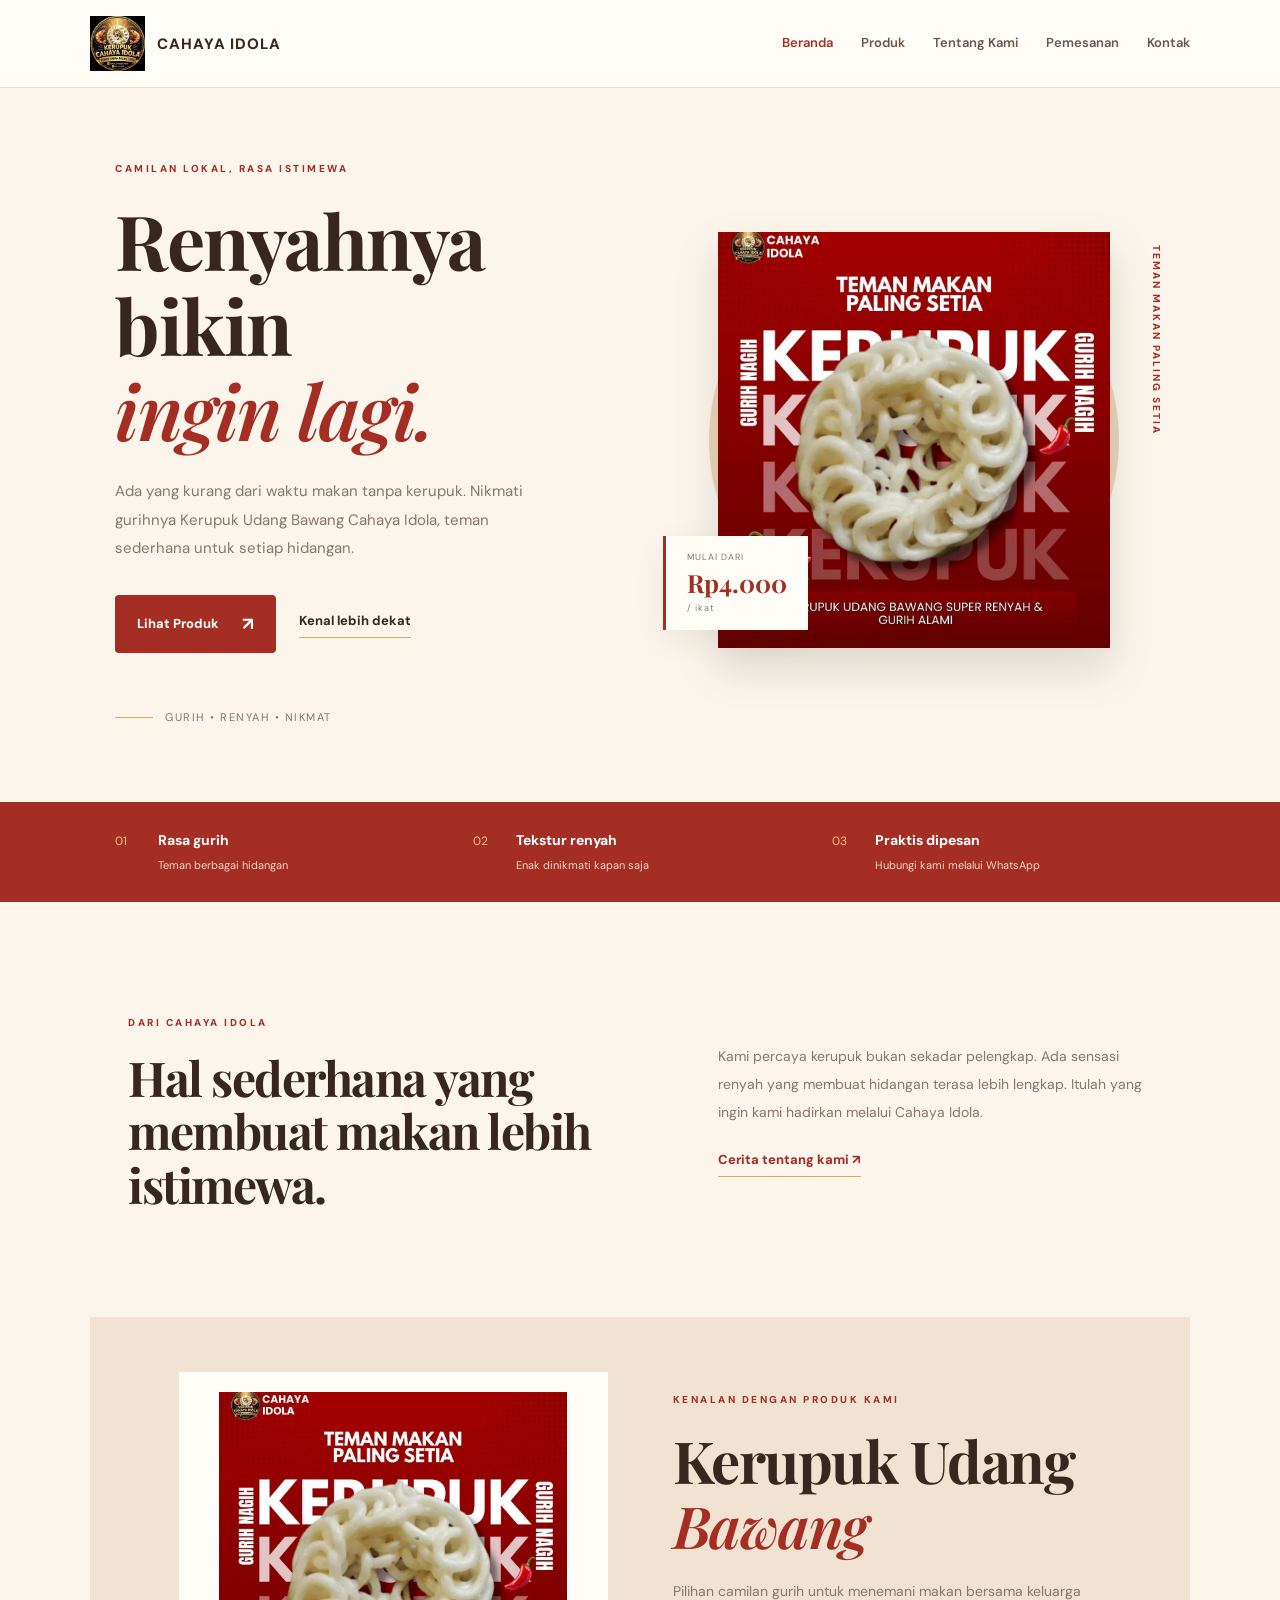
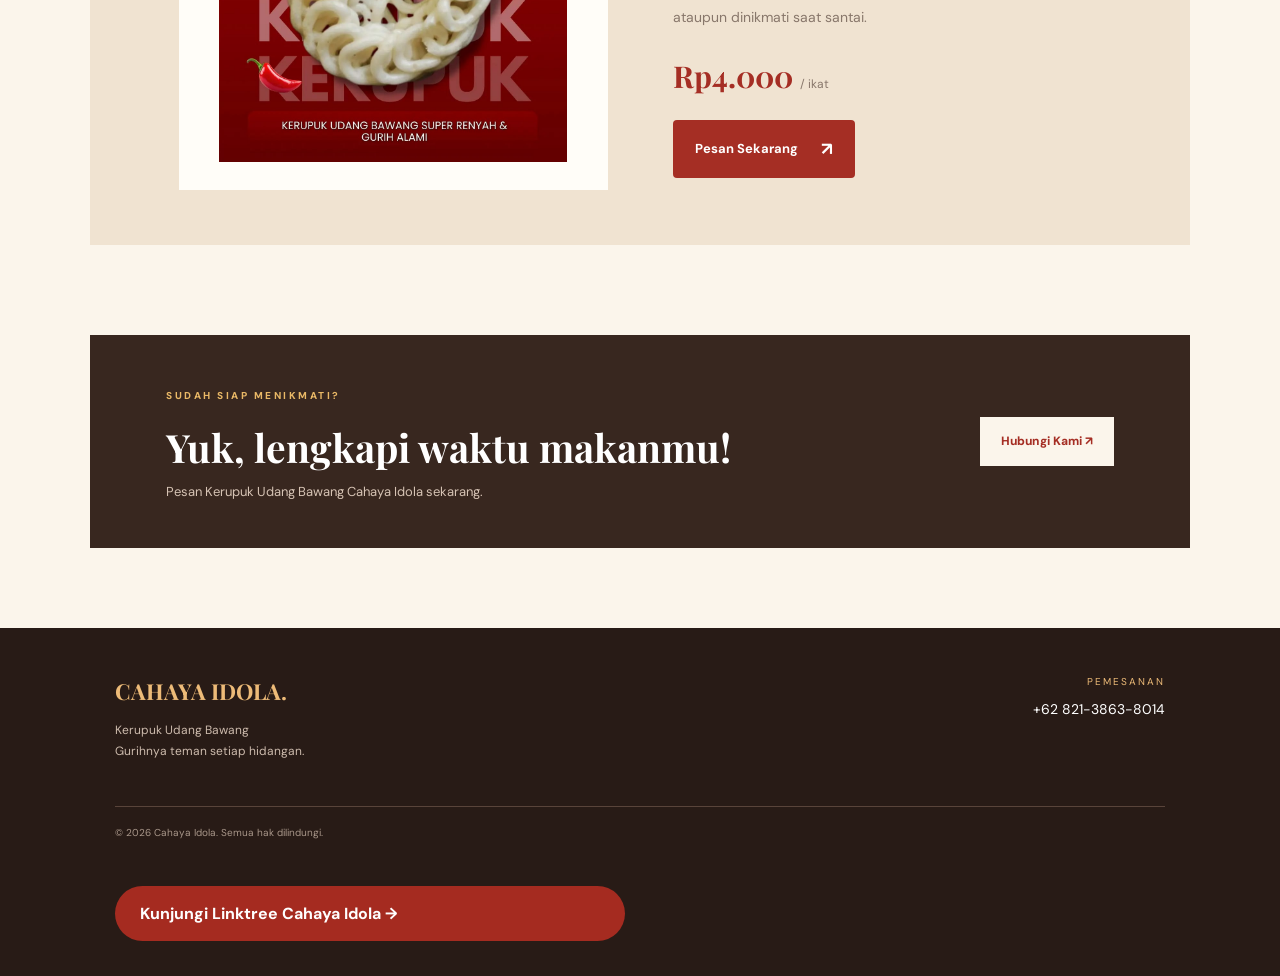
<file: index.html>
<!DOCTYPE html>
<html lang="id">
<head>
  <meta charset="UTF-8">
  <meta name="viewport" content="width=device-width, initial-scale=1.0">
  <title>Cahaya Idola | Kerupuk Udang Bawang</title>
  <link rel="stylesheet" href="style.css">
</head>
<body>

<header class="navbar">
 <a href="index.html" class="brand">
    <img src="logo-cahaya-idola.png.jpeg" alt="Logo Cahaya Idola">
    <span>CAHAYA IDOLA</span>
</a>

  <nav>
    <a class="active" href="index.html">Beranda</a>
    <a href="produk.html">Produk</a>
    <a href="tentang.html">Tentang Kami</a>
    <a href="pemesanan.html">Pemesanan</a>
    <a href="kontak.html">Kontak</a>
  </nav>
</header>

<main>

  <section class="home-hero">
    <div class="hero-copy">
      <span class="eyebrow">CAMILAN LOKAL, RASA ISTIMEWA</span>
      <h1>Renyahnya bikin<br><em>ingin lagi.</em></h1>

      <p class="hero-description">
        Ada yang kurang dari waktu makan tanpa kerupuk.
        Nikmati gurihnya Kerupuk Udang Bawang Cahaya Idola,
        teman sederhana untuk setiap hidangan.
      </p>

      <div class="hero-actions">
        <a href="produk.html" class="btn-primary">Lihat Produk <span>↗</span></a>
        <a href="tentang.html" class="btn-text">Kenal lebih dekat</a>
      </div>

      <div class="hero-note">
        <span class="note-line"></span>
        Gurih • Renyah • Nikmat
      </div>
    </div>

    <div class="hero-visual">
      <div class="visual-circle"></div>
      <span class="visual-caption">TEMAN MAKAN PALING SETIA</span>
      <img src="foto-kerupuk.jpg.jpeg"
           alt="Kerupuk Udang Bawang Cahaya Idola"
           class="hero-product">
      <div class="price-tag">
        <small>MULAI DARI</small>
        <strong>Rp4.000</strong>
        <small>/ ikat</small>
      </div>
    </div>
  </section>

  <section class="feature-strip">
    <div><span>01</span><strong>Rasa gurih</strong><small>Teman berbagai hidangan</small></div>
    <div><span>02</span><strong>Tekstur renyah</strong><small>Enak dinikmati kapan saja</small></div>
    <div><span>03</span><strong>Praktis dipesan</strong><small>Hubungi kami melalui WhatsApp</small></div>
  </section>

  <section class="intro-section">
    <div class="section-heading">
      <span class="eyebrow">DARI CAHAYA IDOLA</span>
      <h2>Hal sederhana yang<br>membuat makan lebih istimewa.</h2>
    </div>
    <div class="intro-copy">
      <p>
        Kami percaya kerupuk bukan sekadar pelengkap.
        Ada sensasi renyah yang membuat hidangan terasa lebih lengkap.
        Itulah yang ingin kami hadirkan melalui Cahaya Idola.
      </p>
      <a href="tentang.html" class="underlined-link">Cerita tentang kami ↗</a>
    </div>
  </section>

  <section class="product-highlight">
    <div class="product-photo">
      <img src="foto-kerupuk.jpg.jpeg" alt="Kerupuk Udang Bawang Cahaya Idola">
    </div>

    <div class="product-info">
      <span class="eyebrow">KENALAN DENGAN PRODUK KAMI</span>
      <h2>Kerupuk Udang<br><em>Bawang</em></h2>
      <p>
        Pilihan camilan gurih untuk menemani makan bersama keluarga
        ataupun dinikmati saat santai.
      </p>
      <div class="product-price">Rp4.000 <small>/ ikat</small></div>
      <a href="pemesanan.html" class="btn-primary">Pesan Sekarang <span>↗</span></a>
    </div>
  </section>

  <section class="closing-banner">
    <div>
      <span class="eyebrow">SUDAH SIAP MENIKMATI?</span>
      <h2>Yuk, lengkapi waktu makanmu!</h2>
      <p>Pesan Kerupuk Udang Bawang Cahaya Idola sekarang.</p>
    </div>
    <a href="https://wa.me/6282138638014" class="btn-light">Hubungi Kami ↗</a>
  </section>

</main>

<footer class="site-footer">
  <div class="footer-brand">
    <strong>CAHAYA IDOLA.</strong>
    <p>Kerupuk Udang Bawang<br>Gurihnya teman setiap hidangan.</p>
  </div>
  <div class="footer-contact">
    <small>PEMESANAN</small>
    <a href="https://wa.me/6282138638014">+62 821-3863-8014</a>
  </div>
  <p class="copyright">© 2026 Cahaya Idola. Semua hak dilindungi.</p>
  <a href="https://linktr.ee/chy.idola"
   target="_blank"
   class="btn-linktree">
   Kunjungi Linktree Cahaya Idola →
</a>
</footer>

</body>
</html>
</file>
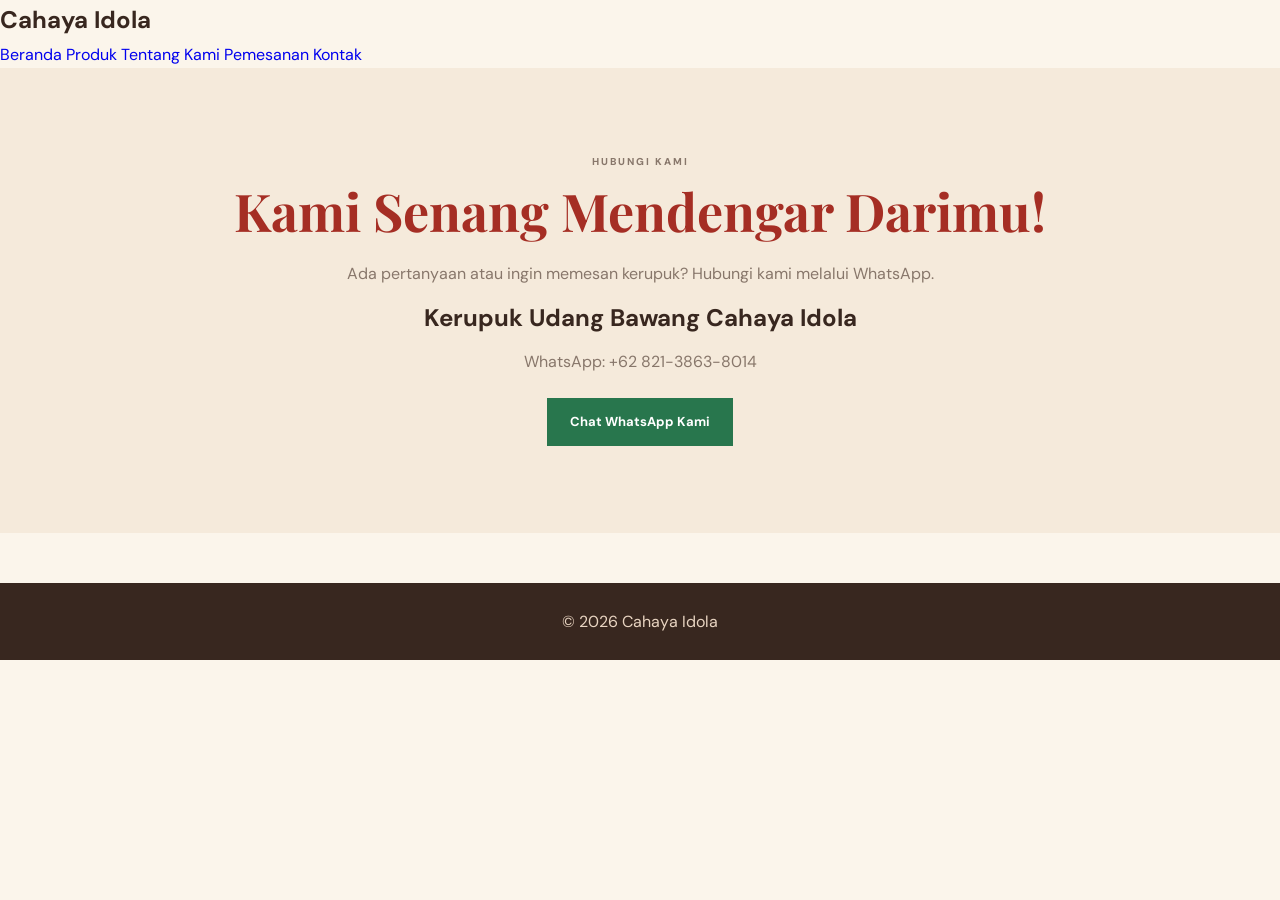
<file: kontak.html>
<!DOCTYPE html>
<html lang="id">
<head>
  <meta charset="UTF-8">
  <meta name="viewport" content="width=device-width, initial-scale=1.0">
  <title>Kontak - Cahaya Idola</title>
  <link rel="stylesheet" href="style.css">
</head>
<body>

<header>
  <h2>Cahaya Idola</h2>
  <nav>
    <a href="index.html">Beranda</a>
    <a href="produk.html">Produk</a>
    <a href="tentang.html">Tentang Kami</a>
    <a href="pemesanan.html">Pemesanan</a>
    <a href="kontak.html">Kontak</a>
  </nav>
</header>

<section class="hero">
  <p class="label">HUBUNGI KAMI</p>
  <h1>Kami Senang Mendengar Darimu!</h1>
  <p>Ada pertanyaan atau ingin memesan kerupuk? Hubungi kami melalui WhatsApp.</p>

  <h2>Kerupuk Udang Bawang Cahaya Idola</h2>
  <p>WhatsApp: +62 821-3863-8014</p>

  <a class="tombol wa"
     href="https://wa.me/6282138638014">
     Chat WhatsApp Kami
  </a>
</section>

<footer>
  <p>© 2026 Cahaya Idola</p>
</footer>

</body>
</html>
</file>
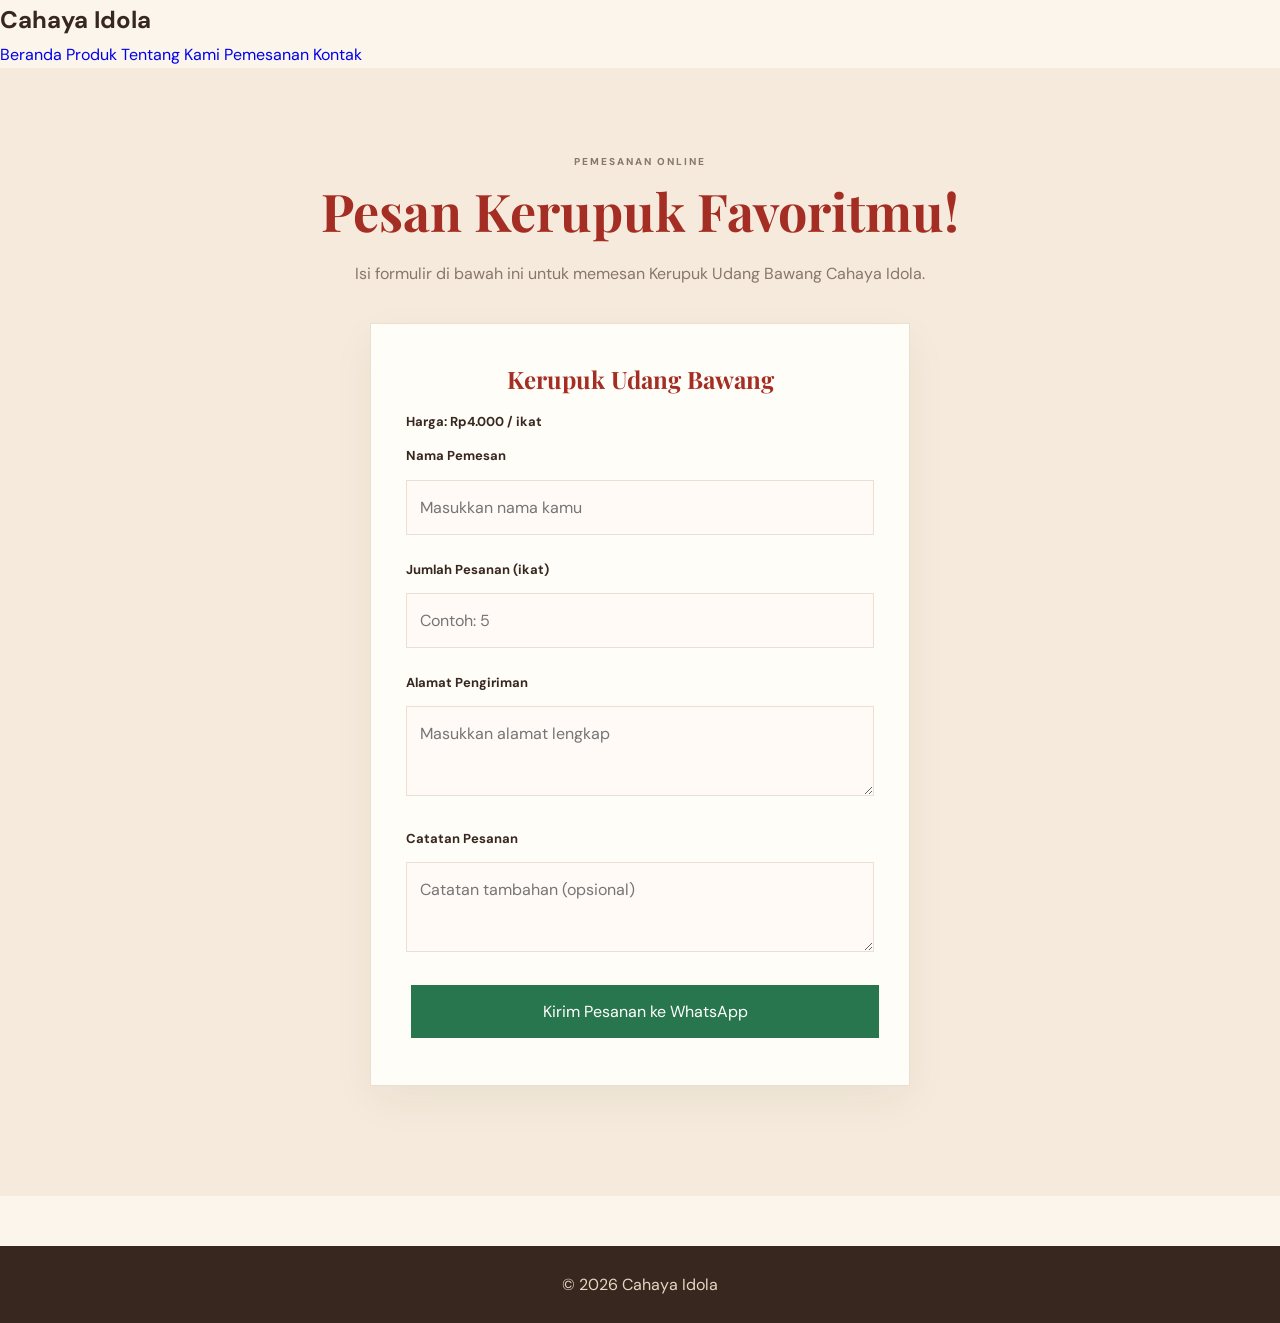
<file: pemesanan.html>
<!DOCTYPE html>
<html lang="id">
<head>
  <meta charset="UTF-8">
  <meta name="viewport" content="width=device-width, initial-scale=1.0">
  <title>Pemesanan - Cahaya Idola</title>
  <link rel="stylesheet" href="style.css">
</head>
<body>

<header>
  <h2>Cahaya Idola</h2>
  <nav>
    <a href="index.html">Beranda</a>
    <a href="produk.html">Produk</a>
    <a href="tentang.html">Tentang Kami</a>
    <a href="pemesanan.html">Pemesanan</a>
    <a href="kontak.html">Kontak</a>
  </nav>
</header>

<section class="hero">
  <p class="label">PEMESANAN ONLINE</p>
  <h1>Pesan Kerupuk Favoritmu!</h1>
  <p>Isi formulir di bawah ini untuk memesan Kerupuk Udang Bawang Cahaya Idola.</p>

  <div class="kartu-pesan">
    <h2>Kerupuk Udang Bawang</h2>
    <p>Harga: Rp4.000 / ikat</p>

    <form id="formPesanan">
      <p>Nama Pemesan</p>
      <input type="text" id="nama" placeholder="Masukkan nama kamu" required>

      <p>Jumlah Pesanan (ikat)</p>
      <input type="number" id="jumlah" min="1" placeholder="Contoh: 5" required>

      <p>Alamat Pengiriman</p>
      <textarea id="alamat" placeholder="Masukkan alamat lengkap" required></textarea>

      <p>Catatan Pesanan</p>
      <textarea id="catatan" placeholder="Catatan tambahan (opsional)"></textarea>

      <button type="submit" class="tombol wa">Kirim Pesanan ke WhatsApp</button>
    </form>
  </div>
</section>

<footer>
  <p>© 2026 Cahaya Idola</p>
</footer>

<script>
document.getElementById("formPesanan").addEventListener("submit", function(e) {
  e.preventDefault();

  const nama = document.getElementById("nama").value;
  const jumlah = Number(document.getElementById("jumlah").value);
  const alamat = document.getElementById("alamat").value;
  const catatan = document.getElementById("catatan").value;
  const total = jumlah * 4000;

  const pesan = `Halo Cahaya Idola, saya ingin memesan:

Nama: ${nama}
Produk: Kerupuk Udang Bawang
Jumlah: ${jumlah} ikat
Total: Rp${total.toLocaleString("id-ID")}
Alamat: ${alamat}
Catatan: ${catatan}`;

  window.open("https://wa.me/6282138638014?text=" + encodeURIComponent(pesan), "_blank");
});
</script>

</body>
</html>
</file>
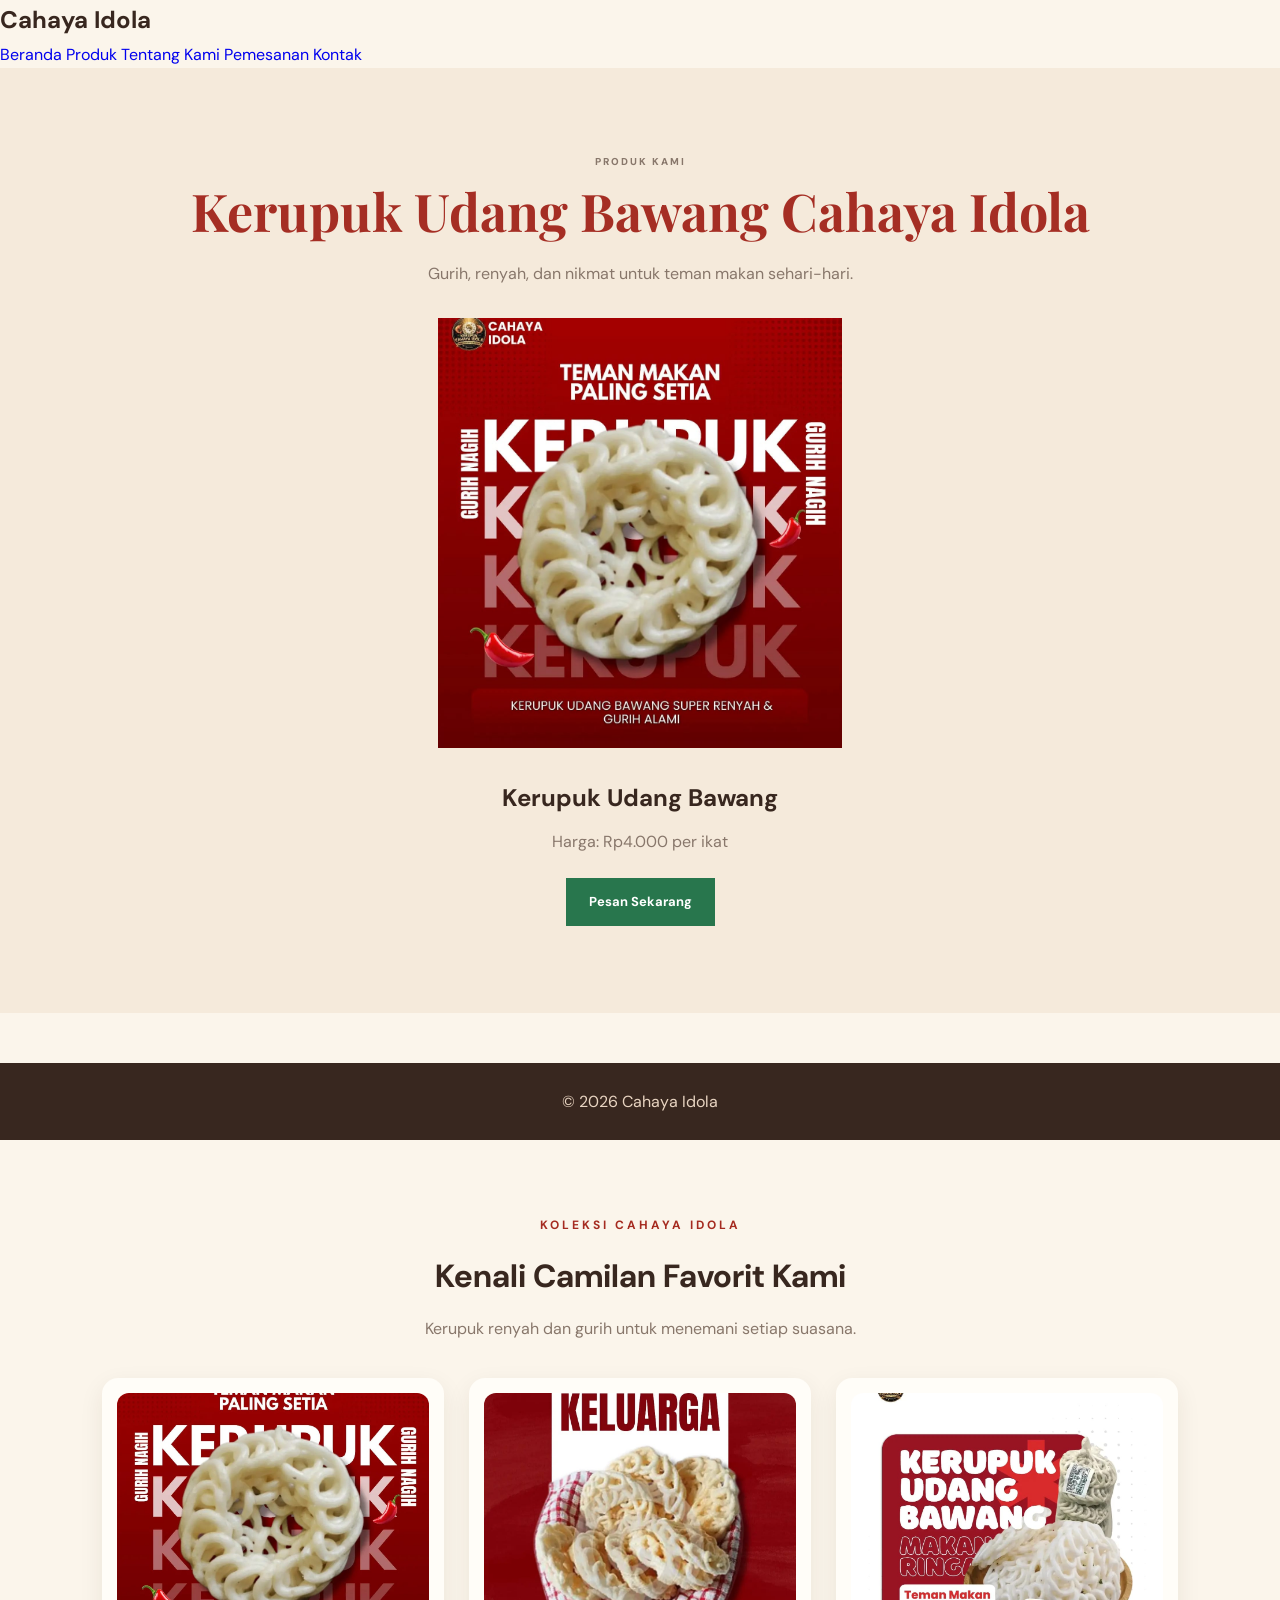
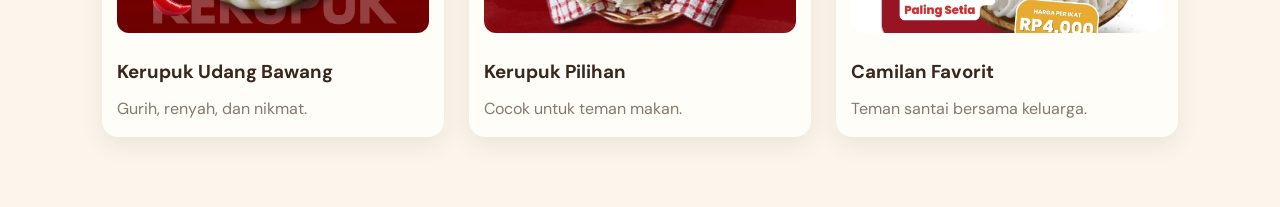
<file: produk.html>
<!DOCTYPE html>
<html lang="id">
<head>
  <meta charset="UTF-8">
  <meta name="viewport" content="width=device-width, initial-scale=1.0">
  <title>Produk - Cahaya Idola</title>
  <link rel="stylesheet" href="style.css">
</head>
<body>

<header>
  <h2>Cahaya Idola</h2>
  <nav>
   <a href="index.html">Beranda</a>
<a href="produk.html">Produk</a>
<a href="tentang.html">Tentang Kami</a>
<a href="pemesanan.html">Pemesanan</a>
<a href="kontak.html">Kontak</a>
  </nav>
</header>

<section class="hero">
  <p class="label">PRODUK KAMI</p>
  <h1>Kerupuk Udang Bawang Cahaya Idola</h1>
  <p>Gurih, renyah, dan nikmat untuk teman makan sehari-hari.</p>

  <img src="foto-kerupuk.jpg.jpeg"
     alt="Kerupuk Udang Bawang Cahaya Idola"
     class="foto-produk">

  <h2>Kerupuk Udang Bawang</h2>
  <p>Harga: Rp4.000 per ikat</p>

  <a class="tombol wa"
     href="https://wa.me/6282138638014">
     Pesan Sekarang
  </a>
</section>

<footer>
  <p>© 2026 Cahaya Idola</p>
</footer>

<section class="galeri-produk">
    <div class="galeri-heading">
        <span>KOLEKSI CAHAYA IDOLA</span>
        <h2>Kenali Camilan Favorit Kami</h2>
        <p>Kerupuk renyah dan gurih untuk menemani setiap suasana.</p>
    </div>

    <div class="galeri-grid">

        <div class="galeri-card">
            <img src="foto-kerupuk.jpg.jpeg" alt="Kerupuk Cahaya Idola">
            <h3>Kerupuk Udang Bawang</h3>
            <p>Gurih, renyah, dan nikmat.</p>
        </div>

        <div class="galeri-card">
            <img src="foto-kerupuk.jpg.1.jpeg" alt="Kerupuk Cahaya Idola">
            <h3>Kerupuk Pilihan</h3>
            <p>Cocok untuk teman makan.</p>
        </div>

        <div class="galeri-card">
            <img src="foto-kerupuk.jpg.2.jpeg" alt="Kerupuk Cahaya Idola">
            <h3>Camilan Favorit</h3>
            <p>Teman santai bersama keluarga.</p>
        </div>

    </div>
</section>
</body>
</html>
</file>
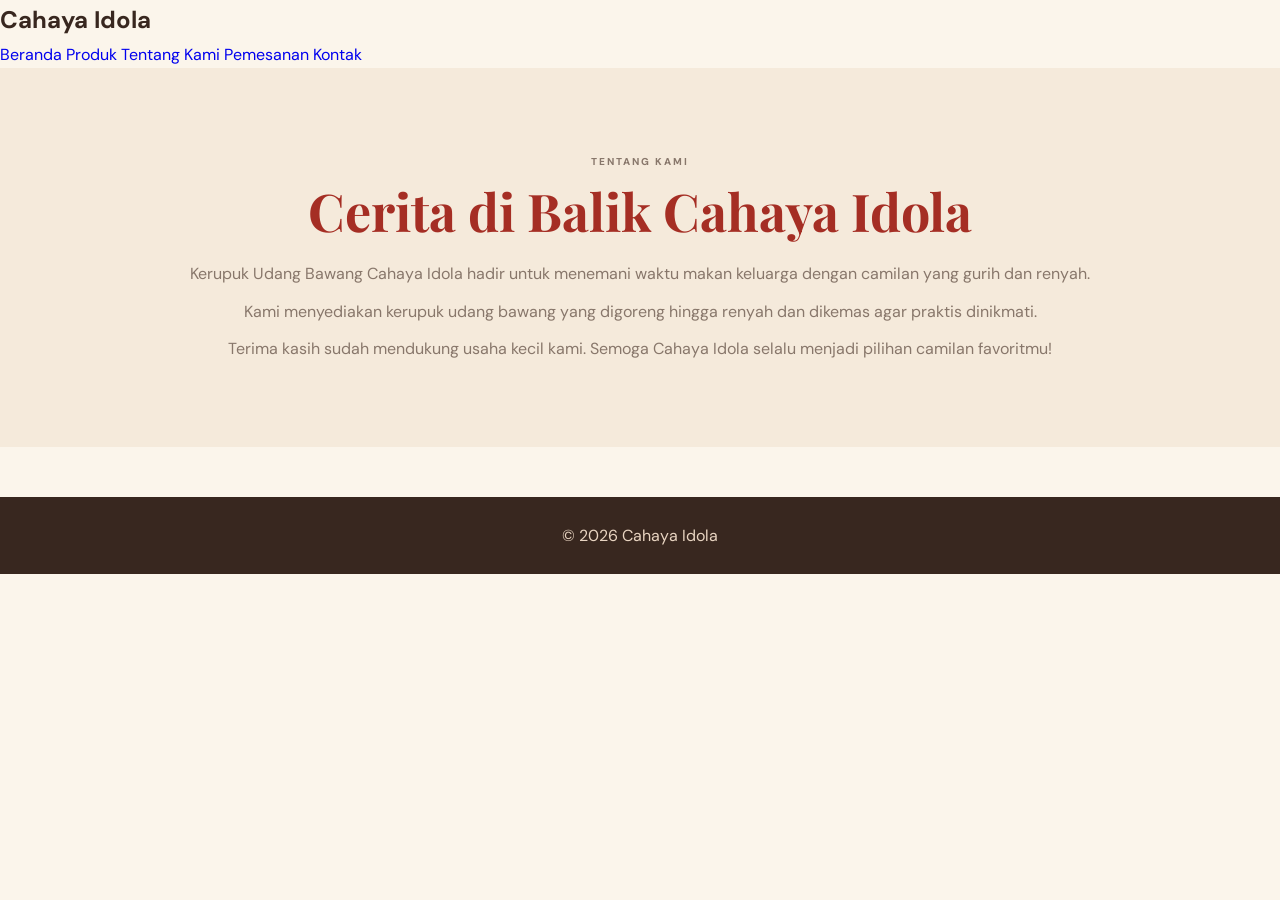
<file: tentang.html>
<!DOCTYPE html>
<html lang="id">
<head>
  <meta charset="UTF-8">
  <meta name="viewport" content="width=device-width, initial-scale=1.0">
  <title>Tentang Kami - Cahaya Idola</title>
  <link rel="stylesheet" href="style.css">
</head>
<body>

<header>
  <h2>Cahaya Idola</h2>
  <nav>
    <a href="index.html">Beranda</a>
    <a href="produk.html">Produk</a>
    <a href="tentang.html">Tentang Kami</a>
    <a href="pemesanan.html">Pemesanan</a>
    <a href="kontak.html">Kontak</a>
  </nav>
</header>

<section class="hero">
  <p class="label">TENTANG KAMI</p>
  <h1>Cerita di Balik Cahaya Idola</h1>

  <p>
    Kerupuk Udang Bawang Cahaya Idola hadir untuk menemani
    waktu makan keluarga dengan camilan yang gurih dan renyah.
  </p>

  <p>
    Kami menyediakan kerupuk udang bawang yang digoreng
    hingga renyah dan dikemas agar praktis dinikmati.
  </p>

  <p>
    Terima kasih sudah mendukung usaha kecil kami.
    Semoga Cahaya Idola selalu menjadi pilihan camilan favoritmu!
  </p>
</section>

<footer>
  <p>© 2026 Cahaya Idola</p>
</footer>

</body>
</html>
</file>
<file: style.css>
@import url('https://fonts.googleapis.com/css2?family=DM+Sans:wght@400;500;600;700;800&family=Playfair+Display:ital,wght@0,600;0,700;1,600;1,700&display=swap');

:root {
  --cream: #fbf5eb;
  --paper: #fffdf8;
  --red: #a52e24;
  --red-light: #c64e3c;
  --brown: #38271f;
  --muted: #88776b;
  --gold: #dca95e;
  --line: #eadfd1;
}

* {
  margin: 0;
  padding: 0;
  box-sizing: border-box;
}

html { scroll-behavior: smooth; }

body {
  font-family: 'DM Sans', sans-serif;
  background: var(--cream);
  color: var(--brown);
  line-height: 1.7;
}

a { text-decoration: none; }

/* NAVIGATION */

.navbar {
  min-height: 88px;
  padding: 15px 7%;
  display: flex;
  align-items: center;
  justify-content: space-between;
  gap: 25px;
  background: var(--paper);
  border-bottom: 1px solid var(--line);
  position: sticky;
  top: 0;
  z-index: 10;
}

.brand {
  display: flex;
  align-items: center;
  gap: 11px;
  color: var(--brown);
  font-weight: 800;
  font-size: 15px;
  letter-spacing: 1px;
  line-height: 1.2;
}

.brand small {
  display: block;
  font-size: 8px;
  letter-spacing: 1.5px;
  color: var(--muted);
  margin-top: 5px;
}

.brand-mark {
  display: grid;
  place-items: center;
  width: 43px;
  height: 43px;
  border-radius: 50%;
  background: var(--red);
  color: white;
  font-family: 'Playfair Display', serif;
  font-size: 17px;
}

.navbar nav {
  display: flex;
  gap: 28px;
  align-items: center;
  flex-wrap: wrap;
}

.navbar nav a {
  color: #68564b;
  font-size: 13px;
  font-weight: 600;
  transition: .25s;
}

.navbar nav a:hover,
.navbar nav a.active {
  color: var(--red);
}

/* HOME HERO */

.home-hero {
  padding: 65px 9% 75px;
  min-height: 600px;
  display: grid;
  grid-template-columns: 1fr 1fr;
  align-items: center;
  gap: 45px;
  overflow: hidden;
}

.hero-copy { max-width: 540px; }

.eyebrow {
  color: var(--red);
  font-size: 10px;
  font-weight: 800;
  letter-spacing: 2.5px;
  display: inline-block;
  margin-bottom: 20px;
}

.hero-copy h1,
.section-heading h2,
.product-info h2 {
  font-family: 'Playfair Display', serif;
  font-weight: 700;
  line-height: 1.12;
  letter-spacing: -1.5px;
}

.hero-copy h1 {
  font-size: clamp(48px, 6vw, 76px);
}

.hero-copy h1 em,
.product-info h2 em {
  color: var(--red);
  font-weight: 600;
}

.hero-description {
  max-width: 440px;
  color: var(--muted);
  font-size: 15px;
  margin-top: 25px;
  line-height: 1.9;
}

.hero-actions {
  display: flex;
  align-items: center;
  flex-wrap: wrap;
  gap: 23px;
  margin-top: 32px;
}

.btn-primary {
  display: inline-flex;
  align-items: center;
  gap: 23px;
  padding: 14px 22px;
  background: var(--red);
  color: white;
  font-size: 13px;
  font-weight: 700;
  border-radius: 4px;
  transition: .25s;
}

.btn-primary:hover {
  background: var(--brown);
  transform: translateY(-3px);
}

.btn-primary span { font-size: 18px; }

.btn-text {
  color: var(--brown);
  font-size: 13px;
  font-weight: 700;
  border-bottom: 1px solid var(--gold);
  padding-bottom: 5px;
}

.hero-note {
  display: flex;
  align-items: center;
  gap: 12px;
  color: var(--muted);
  font-size: 11px;
  letter-spacing: 1.5px;
  margin-top: 55px;
  text-transform: uppercase;
}

.note-line {
  width: 38px;
  height: 1px;
  background: var(--gold);
}

/* HERO IMAGE */

.hero-visual {
  position: relative;
  min-height: 450px;
  display: flex;
  align-items: center;
  justify-content: center;
}

.visual-circle {
  position: absolute;
  width: min(88%, 410px);
  aspect-ratio: 1;
  background: #ead4b9;
  border-radius: 50%;
}

.hero-product {
  position: relative;
  width: 78%;
  max-width: 410px;
  height: 430px;
  object-fit: contain;
  z-index: 1;
  filter: drop-shadow(0 20px 20px #38271f25);
  border-radius: 8px;
}

.visual-caption {
  position: absolute;
  top: 30px;
  right: 0;
  z-index: 2;
  color: var(--red);
  font-size: 10px;
  font-weight: 800;
  letter-spacing: 2px;
  writing-mode: vertical-rl;
}

.price-tag {
  position: absolute;
  z-index: 2;
  left: 0;
  bottom: 35px;
  background: var(--paper);
  padding: 15px 21px;
  box-shadow: 0 10px 30px #38271f12;
  border-left: 3px solid var(--red);
  display: flex;
  flex-direction: column;
  line-height: 1.5;
}

.price-tag small {
  color: var(--muted);
  font-size: 9px;
  letter-spacing: 1px;
}

.price-tag strong {
  color: var(--red);
  font-family: 'Playfair Display', serif;
  font-size: 25px;
}

/* FEATURE STRIP */

.feature-strip {
  background: var(--red);
  color: white;
  padding: 27px 9%;
  display: grid;
  grid-template-columns: repeat(3, 1fr);
  gap: 25px;
}

.feature-strip div {
  position: relative;
  padding-left: 43px;
}

.feature-strip span {
  position: absolute;
  left: 0;
  top: 2px;
  color: #edc18a;
  font-size: 12px;
}

.feature-strip strong,
.feature-strip small {
  display: block;
}

.feature-strip strong { font-size: 14px; }

.feature-strip small {
  color: #f0d6c8;
  font-size: 11px;
  margin-top: 3px;
}

/* INTRO */

.intro-section {
  padding: 105px 10%;
  display: grid;
  grid-template-columns: 1.2fr 1fr;
  gap: 70px;
  align-items: center;
}

.section-heading h2 {
  font-size: clamp(32px, 4vw, 48px);
}

.intro-copy p {
  color: var(--muted);
  font-size: 14px;
  line-height: 2;
}

.underlined-link {
  display: inline-block;
  color: var(--red);
  font-size: 13px;
  font-weight: 800;
  margin-top: 23px;
  border-bottom: 1px solid var(--gold);
  padding-bottom: 5px;
}

/* PRODUCT HIGHLIGHT */

.product-highlight {
  margin: 0 7% 90px;
  padding: 55px 7%;
  background: #f0e3d1;
  display: grid;
  grid-template-columns: 1fr 1fr;
  gap: 65px;
  align-items: center;
}

.product-photo {
  background: var(--paper);
  padding: 20px;
  text-align: center;
}

.product-photo img {
  width: 100%;
  max-height: 370px;
  object-fit: contain;
}

.product-info h2 {
  font-size: clamp(38px, 5vw, 58px);
}

.product-info p {
  color: var(--muted);
  margin: 20px 0;
  font-size: 14px;
  line-height: 1.9;
}

.product-price {
  color: var(--red);
  font-family: 'Playfair Display', serif;
  font-size: 30px;
  font-weight: 700;
  margin-bottom: 18px;
}

.product-price small {
  color: var(--muted);
  font-family: 'DM Sans', sans-serif;
  font-size: 12px;
  font-weight: 400;
}

/* CLOSING BANNER */

.closing-banner {
  margin: 0 7% 80px;
  padding: 45px 6%;
  background: var(--brown);
  color: white;
  display: flex;
  align-items: center;
  justify-content: space-between;
  gap: 25px;
}

.closing-banner .eyebrow { color: #e9b866; }

.closing-banner h2 {
  font-family: 'Playfair Display', serif;
  font-size: clamp(27px, 4vw, 39px);
  line-height: 1.2;
}

.closing-banner p {
  color: #d6c3b4;
  font-size: 13px;
  margin-top: 10px;
}

.btn-light {
  background: var(--cream);
  color: var(--red);
  padding: 14px 21px;
  font-size: 12px;
  font-weight: 800;
  white-space: nowrap;
}

/* FOOTER */

.site-footer {
  background: #281b16;
  color: white;
  padding: 45px 9% 20px;
  display: grid;
  grid-template-columns: 1fr 1fr;
  gap: 30px;
}

.footer-brand strong {
  color: #edbb78;
  font-family: 'Playfair Display', serif;
  font-size: 22px;
}

.footer-brand p {
  color: #cdbbad;
  font-size: 12px;
  margin-top: 10px;
}

.footer-contact {
  text-align: right;
}

.footer-contact small,
.footer-contact a {
  display: block;
}

.footer-contact small {
  color: #edbb78;
  font-size: 10px;
  letter-spacing: 2px;
}

.footer-contact a {
  color: white;
  font-size: 14px;
  margin-top: 8px;
}

.copyright {
  grid-column: 1 / -1;
  border-top: 1px solid #59443a;
  padding-top: 17px;
  margin-top: 15px;
  color: #a9978a;
  font-size: 10px;
}

/* GENERAL OTHER PAGES */

.hero {
  padding: 75px 8%;
  text-align: center;
  background: #f5eadb;
}

.hero h1 {
  font-family: 'Playfair Display', serif;
  color: var(--red);
  font-size: clamp(34px, 5vw, 52px);
  line-height: 1.2;
  margin-bottom: 18px;
}

.hero p {
  color: var(--muted);
  margin: 10px auto;
}

.label {
  display: inline-block;
  color: var(--red);
  font-size: 10px;
  letter-spacing: 2px;
  font-weight: 800;
  margin-bottom: 15px;
}

.foto-produk {
  display: block;
  width: min(100%, 420px);
  max-height: 430px;
  object-fit: contain;
  margin: 30px auto;
}

.kartu-pesan {
  background: var(--paper);
  max-width: 540px;
  margin: 35px auto;
  padding: 35px;
  border: 1px solid var(--line);
  box-shadow: 0 15px 40px #38271f0d;
  text-align: left;
}

.kartu-pesan h2 {
  font-family: 'Playfair Display', serif;
  color: var(--red);
  text-align: center;
}

.kartu-pesan p {
  color: var(--brown);
  font-size: 13px;
  font-weight: 700;
  margin: 12px 0 5px;
}

.kartu-pesan input,
.kartu-pesan textarea {
  width: 100%;
  padding: 13px;
  border: 1px solid var(--line);
  background: #fffaf5;
  margin: 7px 0 12px;
  font: inherit;
}

.kartu-pesan textarea { min-height: 90px; }

.kartu-pesan button {
  width: 100%;
  cursor: pointer;
  font: inherit;
}

.tombol {
  display: inline-block;
  background: var(--red);
  color: white;
  padding: 13px 23px;
  margin: 12px 5px;
  font-size: 13px;
  font-weight: 700;
  border: 0;
  transition: .25s;
}

.tombol:hover { background: var(--brown); }

.tombol.wa { background: #28764d; }

.tombol.wa:hover { background: #195638; }

footer:not(.site-footer) {
  background: var(--brown);
  color: white;
  text-align: center;
  padding: 25px;
  margin-top: 50px;
}

footer:not(.site-footer) p { color: #e8d4c1; }

/* MOBILE */

@media (max-width: 800px) {
  .navbar {
    justify-content: center;
    padding: 17px 5%;
  }

  .navbar nav {
    justify-content: center;
    gap: 12px 18px;
  }

  .navbar nav a { font-size: 11px; }

  .home-hero {
    grid-template-columns: 1fr;
    padding: 55px 7%;
    gap: 20px;
  }

  .hero-visual { min-height: 370px; }

  .hero-product { height: 340px; }

  .feature-strip {
    grid-template-columns: 1fr;
    gap: 20px;
  }

  .intro-section,
  .product-highlight {
    grid-template-columns: 1fr;
    gap: 30px;
  }

  .intro-section { padding: 70px 8%; }

  .product-highlight {
    margin: 0 5% 60px;
    padding: 35px 7%;
  }

  .closing-banner {
    margin: 0 5% 55px;
    flex-direction: column;
    align-items: flex-start;
  }

  .site-footer {
    grid-template-columns: 1fr;
    padding: 40px 7% 20px;
  }

  .footer-contact { text-align: left; }
}
.brand img {
    width: 55px;
    height: 55px;
    object-fit: contain;
    display: block;
}

.brand {
    display: flex;
    align-items: center;
    gap: 12px;
}
.btn-linktree {
    display: inline-block;
    background: #a52b20;
    color: white;
    padding: 14px 25px;
    border-radius: 30px;
    text-decoration: none;
    font-weight: bold;
    margin: 15px 0;
}
.galeri-produk {
    padding: 70px 8%;
    background: #fbf5eb;
}

.galeri-heading {
    text-align: center;
    margin-bottom: 35px;
}

.galeri-heading span {
    color: #a52b20;
    font-size: 12px;
    letter-spacing: 3px;
    font-weight: bold;
}

.galeri-heading h2 {
    color: #38271f;
    font-size: 32px;
    margin: 12px 0;
}

.galeri-heading p {
    color: #88776b;
}

.galeri-grid {
    display: grid;
    grid-template-columns: repeat(3, 1fr);
    gap: 25px;
}

.galeri-card {
    background: #fffdf8;
    padding: 15px;
    border-radius: 16px;
    box-shadow: 0 8px 25px rgba(56,39,31,0.08);
}

.galeri-card img {
    width: 100%;
    height: 240px;
    object-fit: cover;
    border-radius: 12px;
}

.galeri-card h3 {
    color: #38271f;
    margin: 15px 0 7px;
}

.galeri-card p {
    color: #88776b;
}

@media (max-width: 700px) {
    .galeri-grid {
        grid-template-columns: 1fr;
    }
}
</file>
